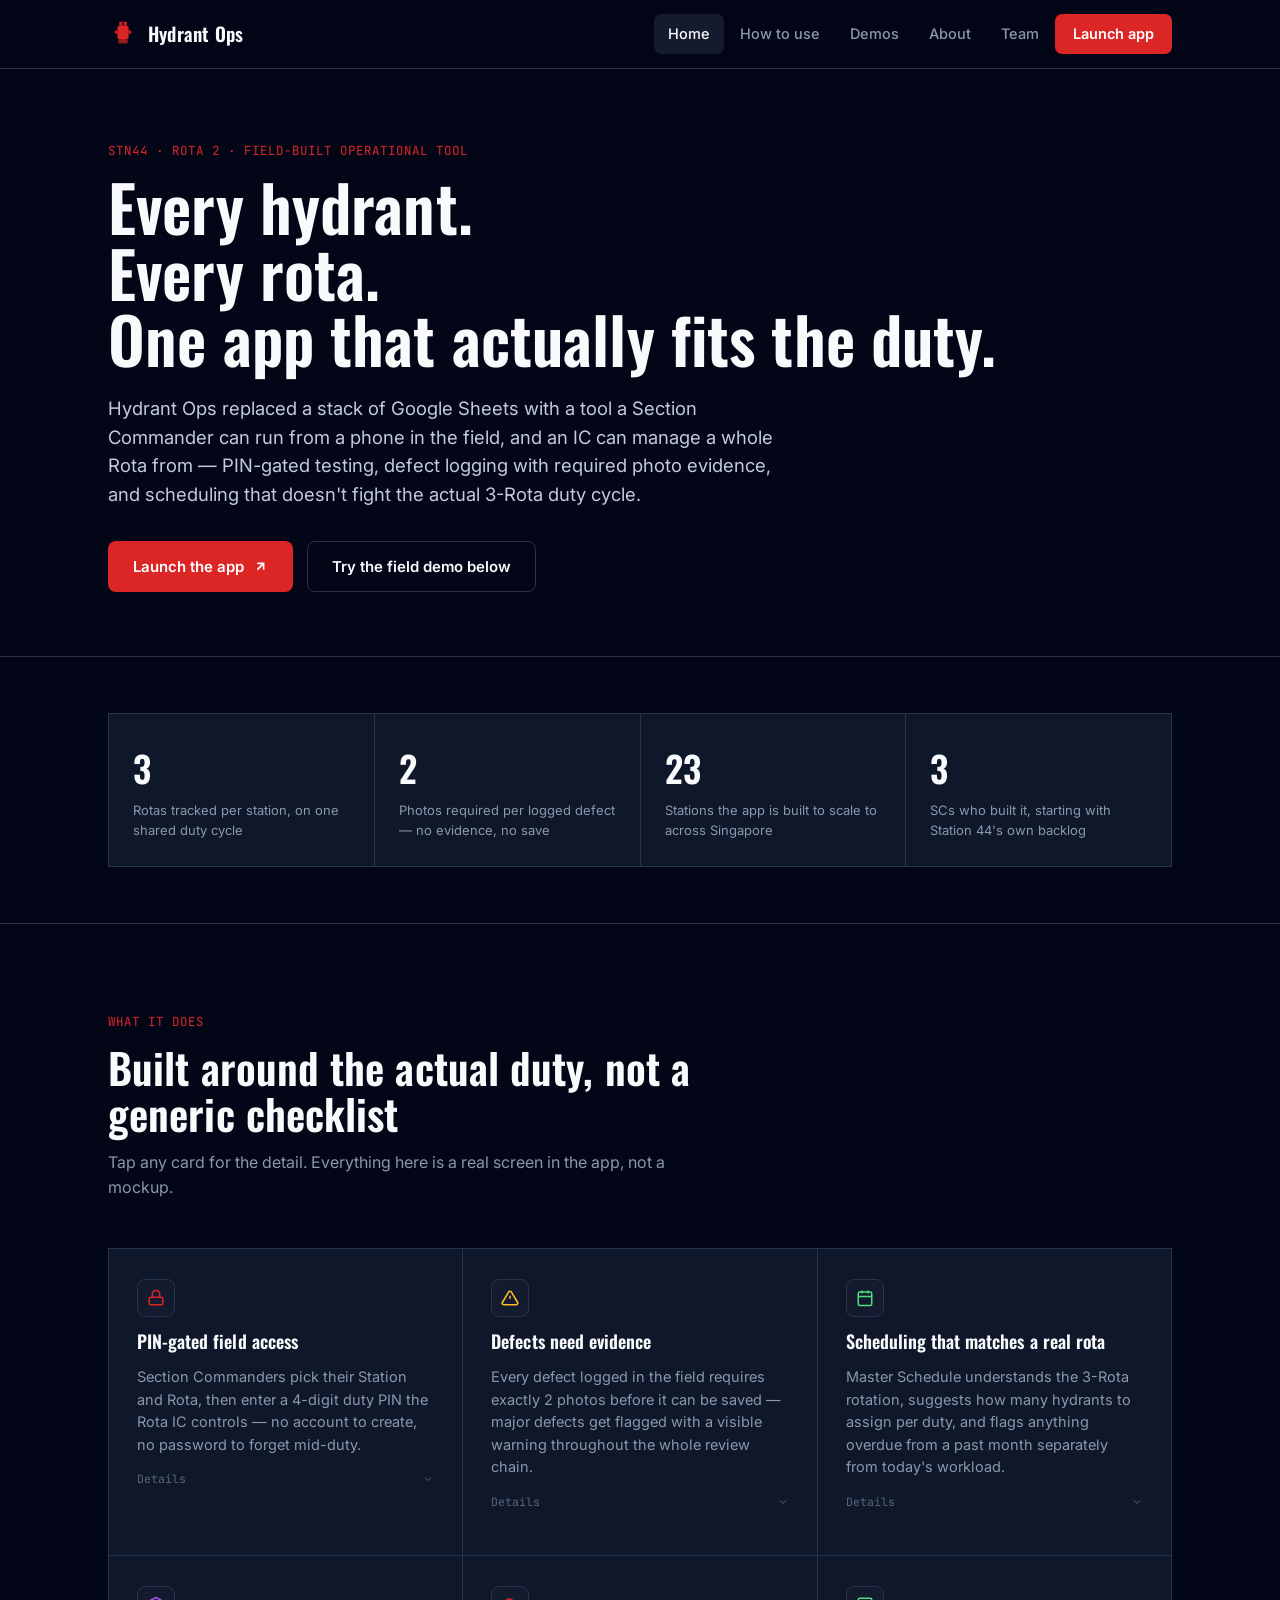
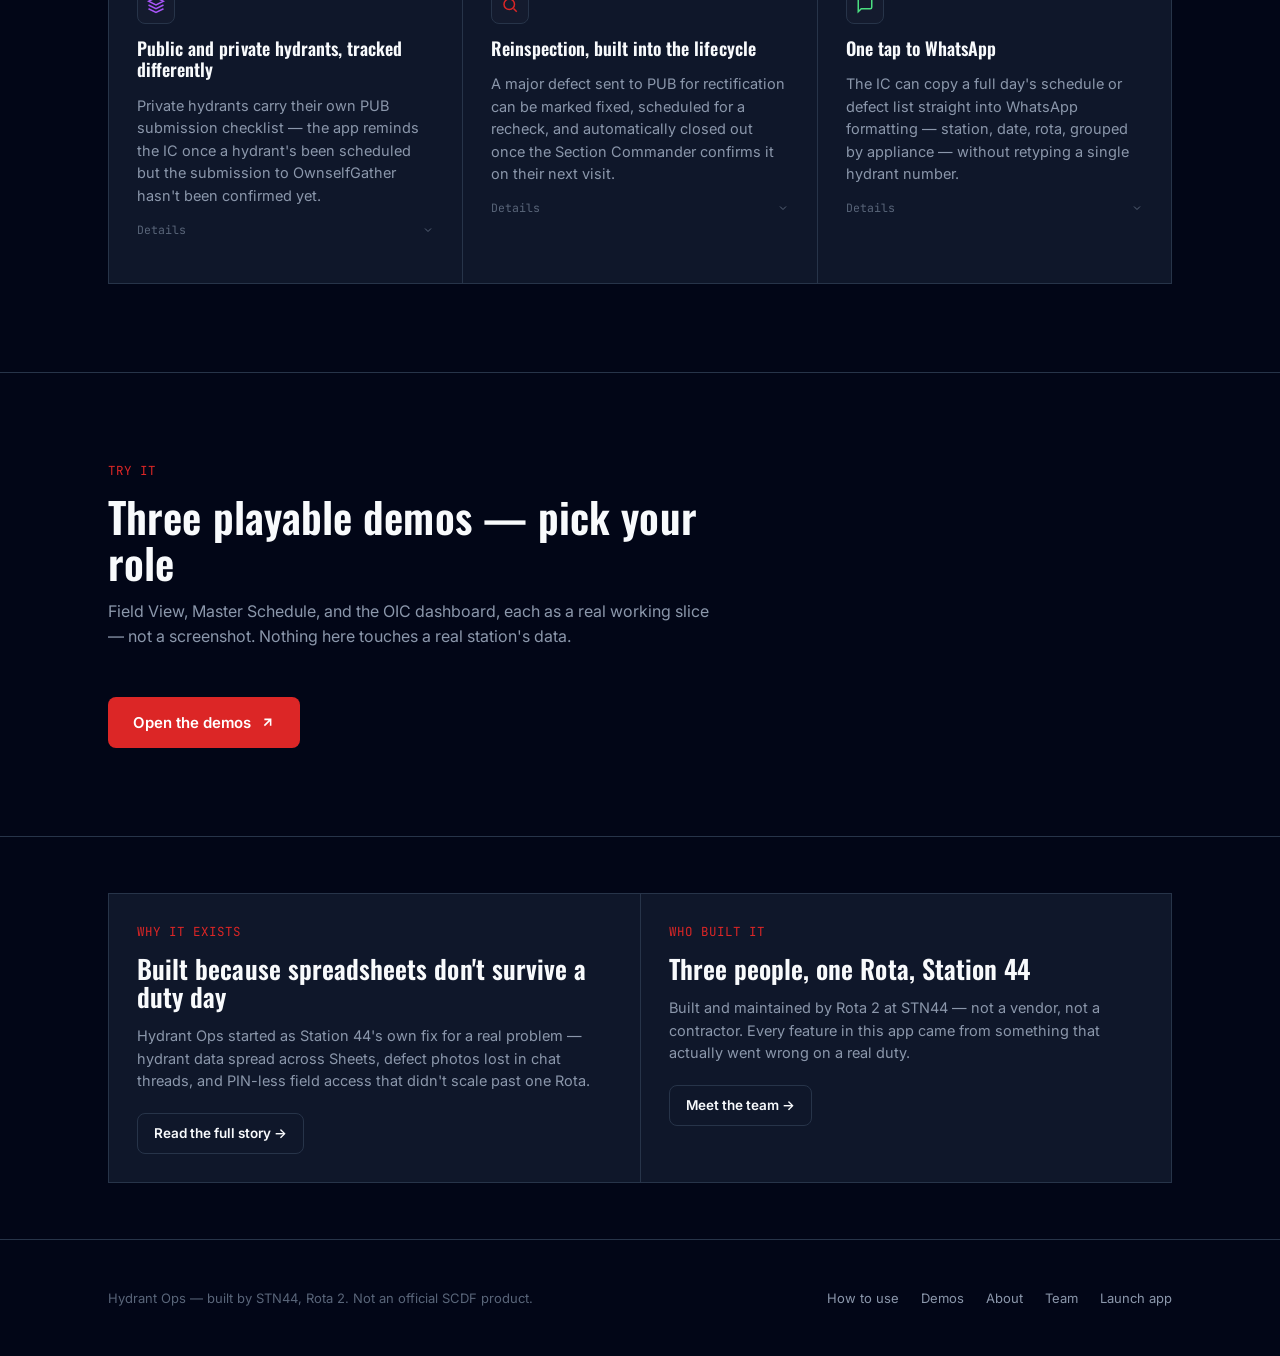
<file: index.html>
<!DOCTYPE html>
<html lang="en">
<head>
<meta charset="UTF-8">
<meta name="viewport" content="width=device-width, initial-scale=1">
<title>Hydrant Ops — Fire hydrant inspection, run from your phone</title>
<meta name="description" content="Hydrant Ops is the fire hydrant inspection system built by SCDF Station 44, Rota 2 — field testing, defect tracking, and scheduling in one tool.">
<link rel="icon" href="data:image/svg+xml,<svg xmlns=%22http://www.w3.org/2000/svg%22 viewBox=%220 0 64 64%22><rect x=%2224%22 y=%226%22 width=%2216%22 height=%228%22 rx=%222%22 fill=%22%23dc2626%22/><rect x=%2220%22 y=%2214%22 width=%2224%22 height=%2230%22 rx=%226%22 fill=%22%23dc2626%22/></svg>">
<link rel="stylesheet" href="styles.css">
</head>
<body>

<nav class="site-nav">
  <div class="wrap">
    <a href="index.html" class="nav-brand">
      <svg class="mark" viewBox="0 0 64 64" fill="none"><rect x="24" y="6" width="16" height="8" rx="2" fill="#dc2626"/><rect x="20" y="14" width="24" height="30" rx="6" fill="#dc2626"/><rect x="14" y="24" width="8" height="8" rx="3" fill="#b91c1c"/><rect x="42" y="24" width="8" height="8" rx="3" fill="#b91c1c"/><rect x="22" y="44" width="20" height="8" rx="2" fill="#991b1b"/><circle cx="32" cy="10" r="3" fill="#450a0a"/></svg>
      Hydrant Ops
    </a>
    <div class="nav-links">
      <a href="index.html" class="current">Home</a>
      <a href="how-to-use.html">How to use</a>
      <a href="demos.html">Demos</a>
      <a href="about.html">About</a>
      <a href="team.html">Team</a>
      <a href="https://heyhydrant.netlify.app" class="nav-cta" target="_blank" rel="noopener">Launch app</a>
    </div>
    <button class="nav-toggle" aria-label="Menu">
      <svg width="18" height="18" viewBox="0 0 24 24" fill="none" stroke="currentColor" stroke-width="2"><line x1="3" y1="6" x2="21" y2="6"/><line x1="3" y1="12" x2="21" y2="12"/><line x1="3" y1="18" x2="21" y2="18"/></svg>
    </button>
  </div>
</nav>

<!-- HERO -->
<section class="tight" style="padding-top:72px; padding-bottom:64px;">
  <div class="wrap">
    <p class="eyebrow">STN44 · ROTA 2 · FIELD-BUILT OPERATIONAL TOOL</p>
    <h1>Every hydrant.<br>Every rota.<br>One app that actually fits the duty.</h1>
    <p class="lede" style="margin-top:22px;">Hydrant Ops replaced a stack of Google Sheets with a tool a Section Commander can run from a phone in the field, and an IC can manage a whole Rota from — PIN-gated testing, defect logging with required photo evidence, and scheduling that doesn't fight the actual 3-Rota duty cycle.</p>
    <div style="display:flex; gap:14px; margin-top:32px; flex-wrap:wrap;">
      <a href="https://heyhydrant.netlify.app" class="btn btn-primary" target="_blank" rel="noopener">
        Launch the app
        <svg width="15" height="15" viewBox="0 0 24 24" fill="none" stroke="currentColor" stroke-width="2.5"><path d="M7 17 17 7M7 7h10v10"/></svg>
      </a>
      <a href="#demo" class="btn btn-ghost">Try the field demo below</a>
    </div>
  </div>
</section>

<!-- STATS -->
<section class="tight">
  <div class="wrap">
    <div class="stat-strip">
      <div class="stat-cell"><div class="stat-num">3</div><div class="stat-label">Rotas tracked per station, on one shared duty cycle</div></div>
      <div class="stat-cell"><div class="stat-num">2</div><div class="stat-label">Photos required per logged defect — no evidence, no save</div></div>
      <div class="stat-cell"><div class="stat-num">23</div><div class="stat-label">Stations the app is built to scale to across Singapore</div></div>
      <div class="stat-cell"><div class="stat-num">3</div><div class="stat-label">SCs who built it, starting with Station 44's own backlog</div></div>
    </div>
  </div>
</section>

<!-- FEATURES -->
<section id="features">
  <div class="wrap">
    <div class="section-head">
      <p class="eyebrow">WHAT IT DOES</p>
      <h2>Built around the actual duty, not a generic checklist</h2>
      <p style="margin-top:14px;">Tap any card for the detail. Everything here is a real screen in the app, not a mockup.</p>
    </div>

    <div class="grid-3">
      <div class="feature-card expandable">
        <div class="icon-tag"><svg width="18" height="18" viewBox="0 0 24 24" fill="none" stroke="#dc2626" stroke-width="2"><rect x="3" y="11" width="18" height="10" rx="2"/><path d="M7 11V7a5 5 0 0 1 10 0v4"/></svg></div>
        <h3>PIN-gated field access</h3>
        <p>Section Commanders pick their Station and Rota, then enter a 4-digit duty PIN the Rota IC controls — no account to create, no password to forget mid-duty.</p>
        <div class="expand-row">Details<svg width="12" height="12" viewBox="0 0 24 24" fill="none" stroke="currentColor" stroke-width="2"><path d="M6 9l6 6 6-6"/></svg></div>
        <div class="detail">Once unlocked, the device stays signed in for the day. The PIN is scoped per Rota, so Rota 1's commanders never see Rota 2's duty list, and the IC can change it anytime from Settings.</div>
      </div>

      <div class="feature-card expandable">
        <div class="icon-tag"><svg width="18" height="18" viewBox="0 0 24 24" fill="none" stroke="#fbbf24" stroke-width="2"><path d="M12 9v4M12 17h.01"/><path d="M10.3 3.9 1.8 18a2 2 0 0 0 1.7 3h17a2 2 0 0 0 1.7-3L13.7 3.9a2 2 0 0 0-3.4 0z"/></svg></div>
        <h3>Defects need evidence</h3>
        <p>Every defect logged in the field requires exactly 2 photos before it can be saved — major defects get flagged with a visible warning throughout the whole review chain.</p>
        <div class="expand-row">Details<svg width="12" height="12" viewBox="0 0 24 24" fill="none" stroke="currentColor" stroke-width="2"><path d="M6 9l6 6 6-6"/></svg></div>
        <div class="detail">A hydrant can carry up to 6 defects in one visit. The IC declares each one individually — major or minor — and once declared, it's locked permanently into the Overall Log.</div>
      </div>

      <div class="feature-card expandable">
        <div class="icon-tag"><svg width="18" height="18" viewBox="0 0 24 24" fill="none" stroke="#4ade80" stroke-width="2"><rect x="3" y="4" width="18" height="18" rx="2"/><path d="M16 2v4M8 2v4M3 10h18"/></svg></div>
        <h3>Scheduling that matches a real rota</h3>
        <p>Master Schedule understands the 3-Rota rotation, suggests how many hydrants to assign per duty, and flags anything overdue from a past month separately from today's workload.</p>
        <div class="expand-row">Details<svg width="12" height="12" viewBox="0 0 24 24" fill="none" stroke="currentColor" stroke-width="2"><path d="M6 9l6 6 6-6"/></svg></div>
        <div class="detail">Overdue means a hydrant's target month has passed and it still isn't complete — scheduling it doesn't clear the flag, only an actual completed inspection does.</div>
      </div>

      <div class="feature-card expandable">
        <div class="icon-tag"><svg width="18" height="18" viewBox="0 0 24 24" fill="none" stroke="#a855f7" stroke-width="2"><path d="M12 2 2 7l10 5 10-5-10-5zM2 17l10 5 10-5M2 12l10 5 10-5"/></svg></div>
        <h3>Public and private hydrants, tracked differently</h3>
        <p>Private hydrants carry their own PUB submission checklist — the app reminds the IC once a hydrant's been scheduled but the submission to OwnselfGather hasn't been confirmed yet.</p>
        <div class="expand-row">Details<svg width="12" height="12" viewBox="0 0 24 24" fill="none" stroke="currentColor" stroke-width="2"><path d="M6 9l6 6 6-6"/></svg></div>
        <div class="detail">It's a checklist, not an automation — the IC still submits the real form themselves, and just ticks it off here once it's done, so nothing is double-submitted or forgotten.</div>
      </div>

      <div class="feature-card expandable">
        <div class="icon-tag"><svg width="18" height="18" viewBox="0 0 24 24" fill="none" stroke="#dc2626" stroke-width="2"><circle cx="11" cy="11" r="7"/><path d="M21 21l-4.3-4.3"/></svg></div>
        <h3>Reinspection, built into the lifecycle</h3>
        <p>A major defect sent to PUB for rectification can be marked fixed, scheduled for a recheck, and automatically closed out once the Section Commander confirms it on their next visit.</p>
        <div class="expand-row">Details<svg width="12" height="12" viewBox="0 0 24 24" fill="none" stroke="currentColor" stroke-width="2"><path d="M6 9l6 6 6-6"/></svg></div>
        <div class="detail">Marking a hydrant rectified never silently changes its real completion status — the "Inspection completed" toggle stays off until the recheck genuinely happens.</div>
      </div>

      <div class="feature-card expandable">
        <div class="icon-tag"><svg width="18" height="18" viewBox="0 0 24 24" fill="none" stroke="#4ade80" stroke-width="2"><path d="M21 15a2 2 0 0 1-2 2H7l-4 4V5a2 2 0 0 1 2-2h14a2 2 0 0 1 2 2z"/></svg></div>
        <h3>One tap to WhatsApp</h3>
        <p>The IC can copy a full day's schedule or defect list straight into WhatsApp formatting — station, date, rota, grouped by appliance — without retyping a single hydrant number.</p>
        <div class="expand-row">Details<svg width="12" height="12" viewBox="0 0 24 24" fill="none" stroke="currentColor" stroke-width="2"><path d="M6 9l6 6 6-6"/></svg></div>
        <div class="detail">The OIC gets a monthly summary version too — hydrants tested per Rota, major and minor defect counts, ready to paste into a station report.</div>
      </div>
    </div>
  </div>
</section>

<!-- DEMO TEASER -->
<section id="demo">
  <div class="wrap">
    <div class="section-head">
      <p class="eyebrow">TRY IT</p>
      <h2>Three playable demos — pick your role</h2>
      <p style="margin-top:14px;">Field View, Master Schedule, and the OIC dashboard, each as a real working slice — not a screenshot. Nothing here touches a real station's data.</p>
    </div>
    <a href="demos.html" class="btn btn-primary">
      Open the demos
      <svg width="15" height="15" viewBox="0 0 24 24" fill="none" stroke="currentColor" stroke-width="2.5"><path d="M7 17 17 7M7 7h10v10"/></svg>
    </a>
  </div>
</section>

<!-- ORIGIN TEASER -->
<section class="tight">
  <div class="wrap">
    <div class="grid-2">
      <div class="cell">
        <p class="eyebrow">WHY IT EXISTS</p>
        <h2 style="font-size:26px;">Built because spreadsheets don't survive a duty day</h2>
        <p style="margin-top:14px; font-size:14.5px;">Hydrant Ops started as Station 44's own fix for a real problem — hydrant data spread across Sheets, defect photos lost in chat threads, and PIN-less field access that didn't scale past one Rota.</p>
        <a href="about.html" class="btn btn-ghost btn-sm" style="margin-top:20px;">Read the full story →</a>
      </div>
      <div class="cell">
        <p class="eyebrow">WHO BUILT IT</p>
        <h2 style="font-size:26px;">Three people, one Rota, Station 44</h2>
        <p style="margin-top:14px; font-size:14.5px;">Built and maintained by Rota 2 at STN44 — not a vendor, not a contractor. Every feature in this app came from something that actually went wrong on a real duty.</p>
        <a href="team.html" class="btn btn-ghost btn-sm" style="margin-top:20px;">Meet the team →</a>
      </div>
    </div>
  </div>
</section>

<footer>
  <div class="wrap">
    <p>Hydrant Ops — built by STN44, Rota 2. Not an official SCDF product.</p>
    <div class="foot-links">
      <a href="how-to-use.html">How to use</a>
      <a href="demos.html">Demos</a>
      <a href="about.html">About</a>
      <a href="team.html">Team</a>
      <a href="https://heyhydrant.netlify.app" target="_blank" rel="noopener">Launch app</a>
    </div>
  </div>
</footer>

<script src="site.js"></script>
</body>
</html>
</file>
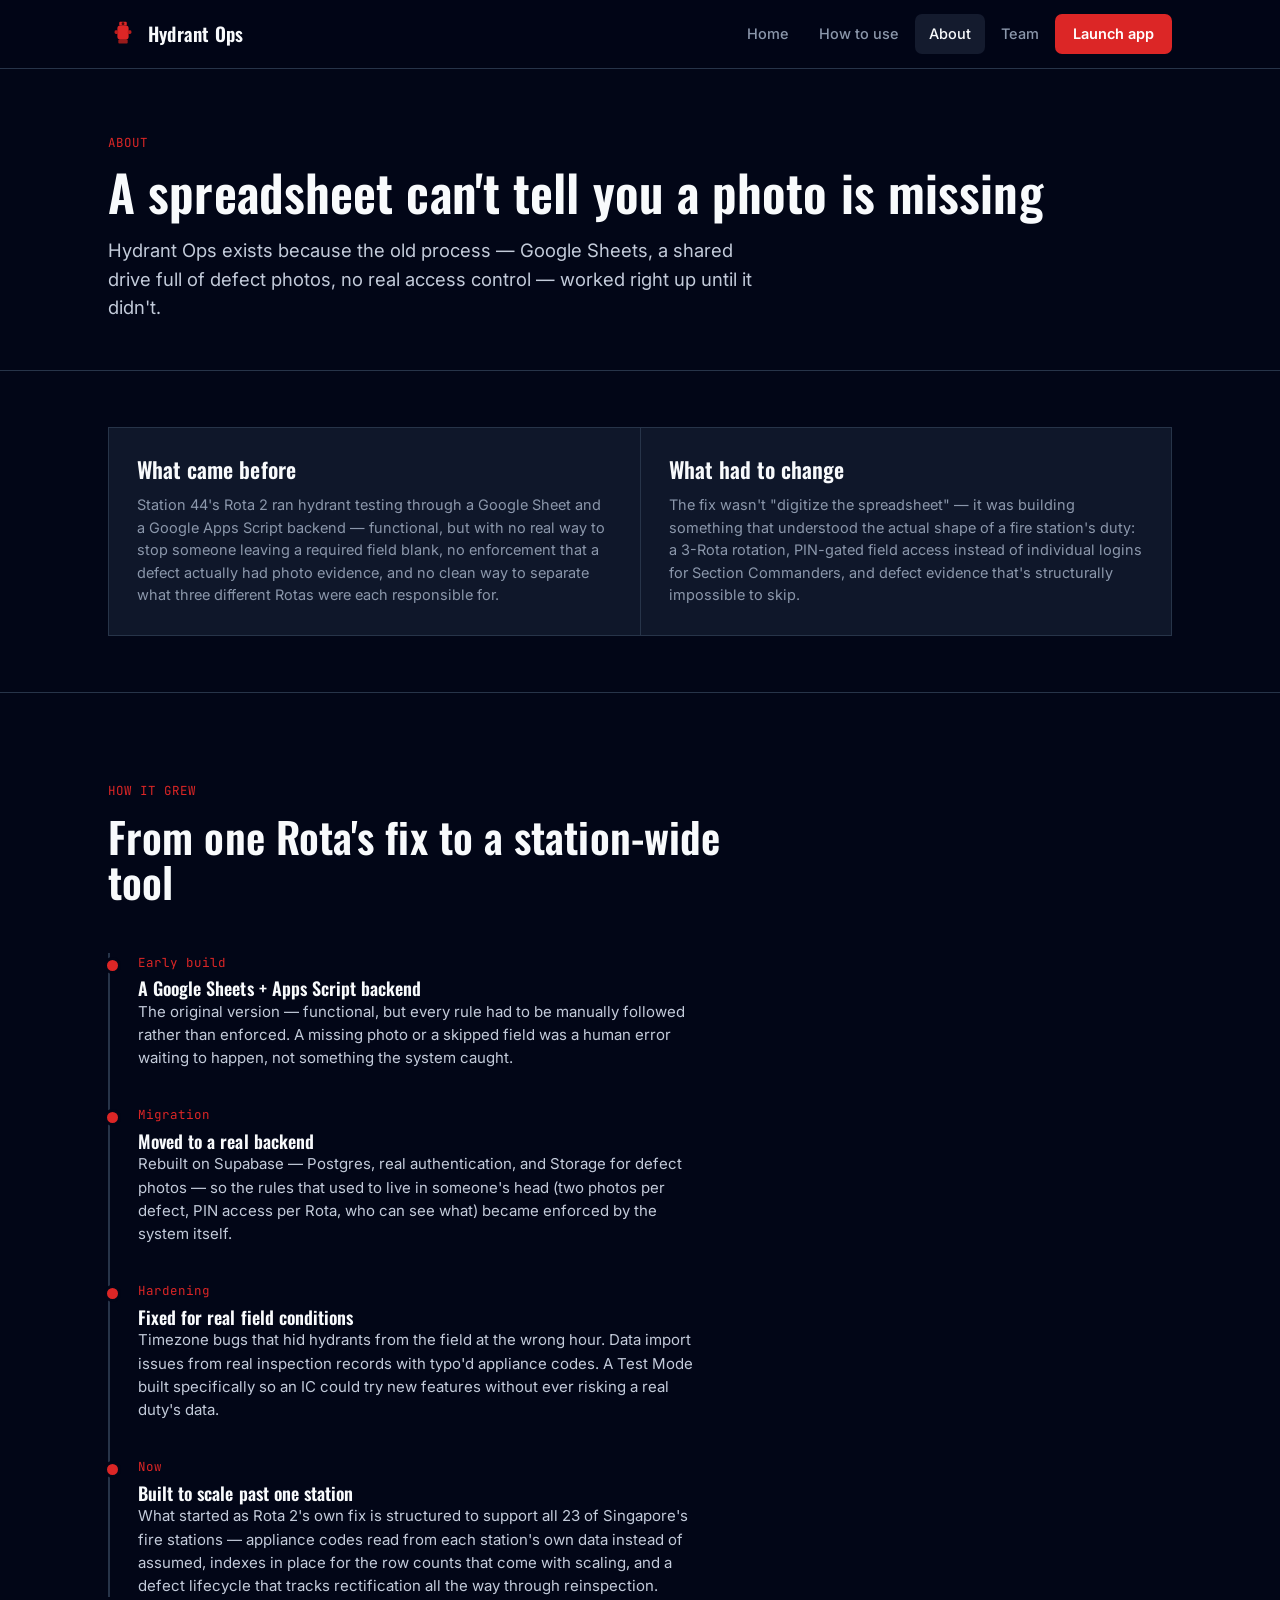
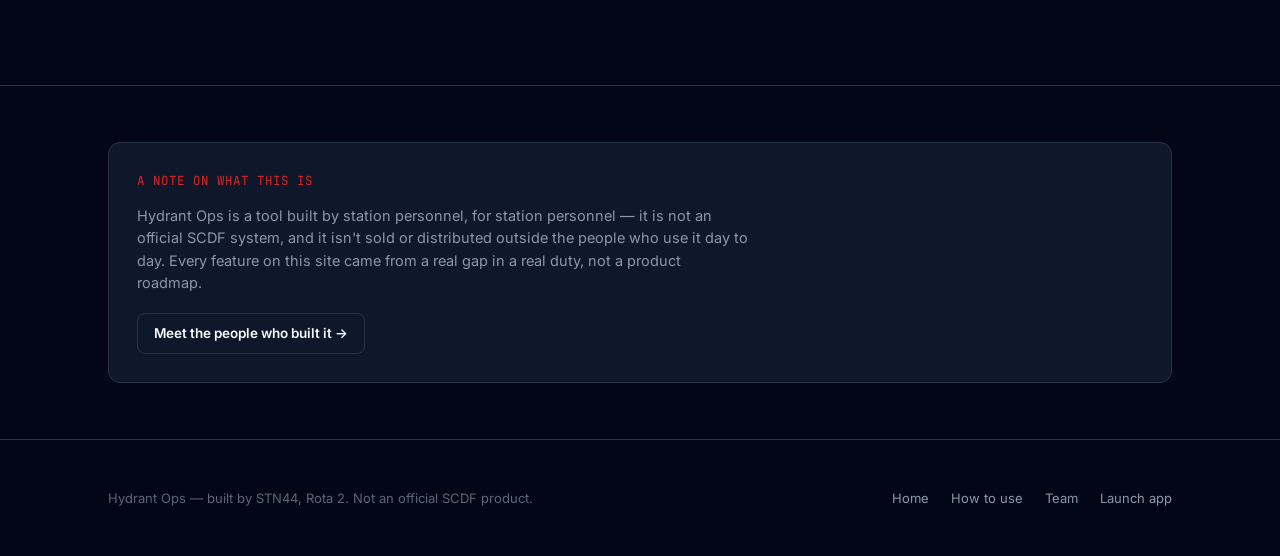
<file: about.html>
<!DOCTYPE html>
<html lang="en">
<head>
<meta charset="UTF-8">
<meta name="viewport" content="width=device-width, initial-scale=1">
<title>About — Hydrant Ops</title>
<meta name="description" content="Why Hydrant Ops was built — the story of replacing Google Sheets with a real field tool for SCDF Station 44.">
<link rel="icon" href="data:image/svg+xml,<svg xmlns=%22http://www.w3.org/2000/svg%22 viewBox=%220 0 64 64%22><rect x=%2224%22 y=%226%22 width=%2216%22 height=%228%22 rx=%222%22 fill=%22%23dc2626%22/><rect x=%2220%22 y=%2214%22 width=%2224%22 height=%2230%22 rx=%226%22 fill=%22%23dc2626%22/></svg>">
<link rel="stylesheet" href="styles.css">
</head>
<body>

<nav class="site-nav">
  <div class="wrap">
    <a href="index.html" class="nav-brand">
      <svg class="mark" viewBox="0 0 64 64" fill="none"><rect x="24" y="6" width="16" height="8" rx="2" fill="#dc2626"/><rect x="20" y="14" width="24" height="30" rx="6" fill="#dc2626"/><rect x="14" y="24" width="8" height="8" rx="3" fill="#b91c1c"/><rect x="42" y="24" width="8" height="8" rx="3" fill="#b91c1c"/><rect x="22" y="44" width="20" height="8" rx="2" fill="#991b1b"/><circle cx="32" cy="10" r="3" fill="#450a0a"/></svg>
      Hydrant Ops
    </a>
    <div class="nav-links">
      <a href="index.html">Home</a>
      <a href="how-to-use.html">How to use</a>
      <a href="about.html" class="current">About</a>
      <a href="team.html">Team</a>
      <a href="https://heyhydrant.netlify.app" class="nav-cta" target="_blank" rel="noopener">Launch app</a>
    </div>
    <button class="nav-toggle" aria-label="Menu">
      <svg width="18" height="18" viewBox="0 0 24 24" fill="none" stroke="currentColor" stroke-width="2"><line x1="3" y1="6" x2="21" y2="6"/><line x1="3" y1="12" x2="21" y2="12"/><line x1="3" y1="18" x2="21" y2="18"/></svg>
    </button>
  </div>
</nav>

<section class="tight" style="padding-top:64px; padding-bottom:48px;">
  <div class="wrap">
    <p class="eyebrow">ABOUT</p>
    <h1 style="font-size:clamp(32px,5vw,50px);">A spreadsheet can't tell you a photo is missing</h1>
    <p class="lede" style="margin-top:18px;">Hydrant Ops exists because the old process — Google Sheets, a shared drive full of defect photos, no real access control — worked right up until it didn't.</p>
  </div>
</section>

<section class="tight">
  <div class="wrap">
    <div class="grid-2">
      <div class="cell">
        <h3>What came before</h3>
        <p style="margin-top:12px; font-size:14.5px;">Station 44's Rota 2 ran hydrant testing through a Google Sheet and a Google Apps Script backend — functional, but with no real way to stop someone leaving a required field blank, no enforcement that a defect actually had photo evidence, and no clean way to separate what three different Rotas were each responsible for.</p>
      </div>
      <div class="cell">
        <h3>What had to change</h3>
        <p style="margin-top:12px; font-size:14.5px;">The fix wasn't "digitize the spreadsheet" — it was building something that understood the actual shape of a fire station's duty: a 3-Rota rotation, PIN-gated field access instead of individual logins for Section Commanders, and defect evidence that's structurally impossible to skip.</p>
      </div>
    </div>
  </div>
</section>

<section>
  <div class="wrap">
    <div class="section-head">
      <p class="eyebrow">HOW IT GREW</p>
      <h2>From one Rota's fix to a station-wide tool</h2>
    </div>

    <div class="timeline">
      <div class="timeline-item">
        <p class="tl-date">Early build</p>
        <h3 style="font-size:18px;">A Google Sheets + Apps Script backend</h3>
        <p>The original version — functional, but every rule had to be manually followed rather than enforced. A missing photo or a skipped field was a human error waiting to happen, not something the system caught.</p>
      </div>
      <div class="timeline-item">
        <p class="tl-date">Migration</p>
        <h3 style="font-size:18px;">Moved to a real backend</h3>
        <p>Rebuilt on Supabase — Postgres, real authentication, and Storage for defect photos — so the rules that used to live in someone's head (two photos per defect, PIN access per Rota, who can see what) became enforced by the system itself.</p>
      </div>
      <div class="timeline-item">
        <p class="tl-date">Hardening</p>
        <h3 style="font-size:18px;">Fixed for real field conditions</h3>
        <p>Timezone bugs that hid hydrants from the field at the wrong hour. Data import issues from real inspection records with typo'd appliance codes. A Test Mode built specifically so an IC could try new features without ever risking a real duty's data.</p>
      </div>
      <div class="timeline-item">
        <p class="tl-date">Now</p>
        <h3 style="font-size:18px;">Built to scale past one station</h3>
        <p>What started as Rota 2's own fix is structured to support all 23 of Singapore's fire stations — appliance codes read from each station's own data instead of assumed, indexes in place for the row counts that come with scaling, and a defect lifecycle that tracks rectification all the way through reinspection.</p>
      </div>
    </div>
  </div>
</section>

<section class="tight">
  <div class="wrap">
    <div class="cell" style="border:1px solid var(--line); border-radius:12px;">
      <p class="eyebrow">A NOTE ON WHAT THIS IS</p>
      <p style="font-size:14.5px; max-width:68ch;">Hydrant Ops is a tool built by station personnel, for station personnel — it is not an official SCDF system, and it isn't sold or distributed outside the people who use it day to day. Every feature on this site came from a real gap in a real duty, not a product roadmap.</p>
      <a href="team.html" class="btn btn-ghost btn-sm" style="margin-top:18px;">Meet the people who built it →</a>
    </div>
  </div>
</section>

<footer>
  <div class="wrap">
    <p>Hydrant Ops — built by STN44, Rota 2. Not an official SCDF product.</p>
    <div class="foot-links">
      <a href="index.html">Home</a>
      <a href="how-to-use.html">How to use</a>
      <a href="team.html">Team</a>
      <a href="https://heyhydrant.netlify.app" target="_blank" rel="noopener">Launch app</a>
    </div>
  </div>
</footer>

<script src="site.js"></script>
</body>
</html>
</file>
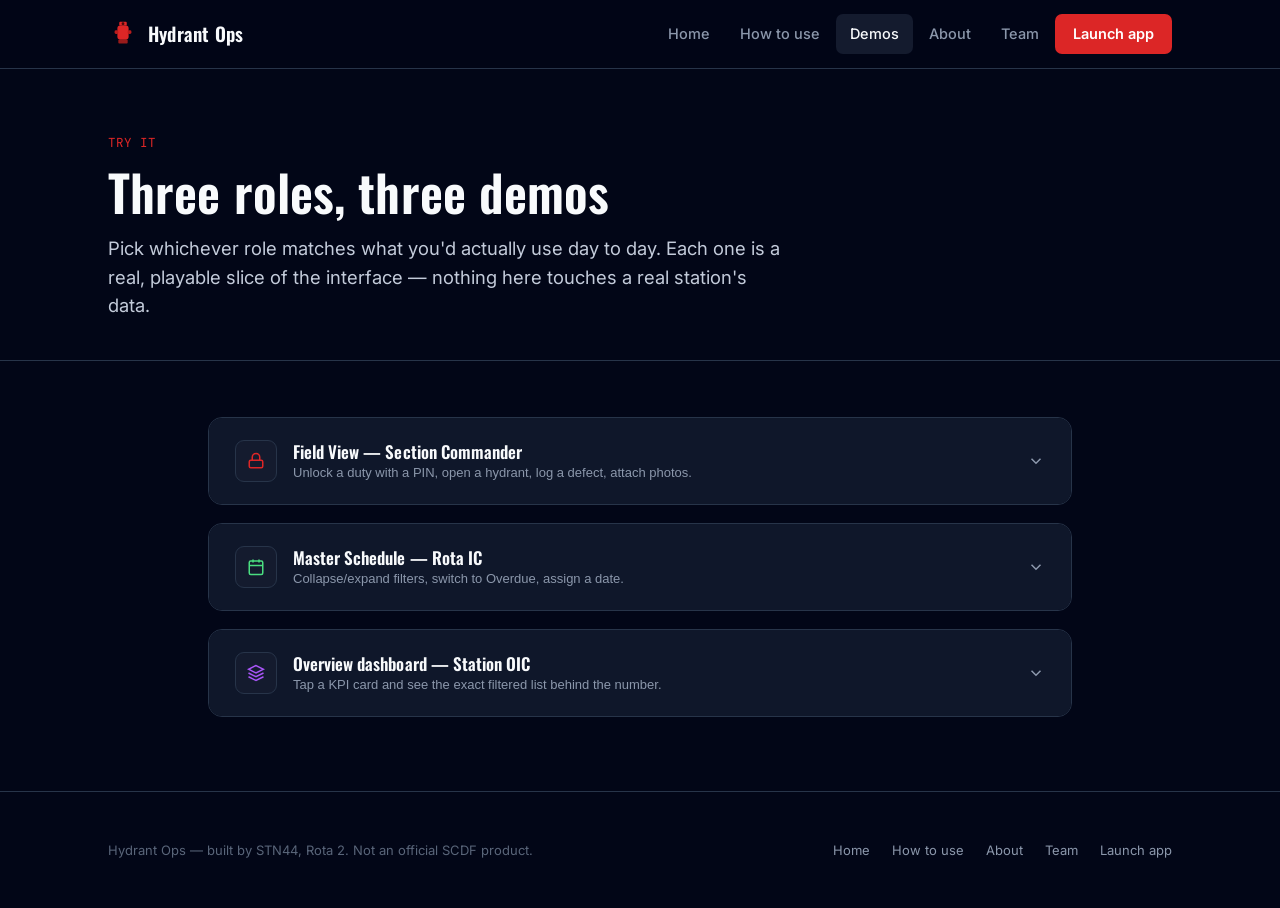
<file: demos.html>
<!DOCTYPE html>
<html lang="en">
<head>
<meta charset="UTF-8">
<meta name="viewport" content="width=device-width, initial-scale=1">
<title>Try the demos — Hydrant Ops</title>
<meta name="description" content="Three playable demos of Hydrant Ops — Field View, Rota IC, and Station OIC. Pick which one to try.">
<link rel="icon" href="data:image/svg+xml,<svg xmlns=%22http://www.w3.org/2000/svg%22 viewBox=%220 0 64 64%22><rect x=%2224%22 y=%226%22 width=%2216%22 height=%228%22 rx=%222%22 fill=%22%23dc2626%22/><rect x=%2220%22 y=%2214%22 width=%2224%22 height=%2230%22 rx=%226%22 fill=%22%23dc2626%22/></svg>">
<link rel="stylesheet" href="styles.css">
<style>
  .demo-accordion { border: 1px solid var(--line); border-radius: 14px; overflow: hidden; margin-bottom: 18px; }
  .demo-accordion-head {
    width: 100%; display: flex; align-items: center; justify-content: space-between; gap: 16px;
    background: var(--panel); border: none; padding: 22px 26px; cursor: pointer; text-align: left;
  }
  .demo-accordion-head:hover { background: var(--panel-raised); }
  .demo-accordion-head .meta { display: flex; align-items: center; gap: 16px; }
  .demo-accordion-head .icon-tag { width: 42px; height: 42px; border-radius: 9px; display: flex; align-items: center; justify-content: center; background: var(--panel-raised); border: 1px solid var(--line); flex-shrink: 0; }
  .demo-accordion-head h3 { font-size: 17px; margin-bottom: 3px; }
  .demo-accordion-head p { font-size: 13px; margin: 0; }
  .demo-accordion-head .chevron { transition: transform 0.25s; flex-shrink: 0; color: var(--muted); }
  .demo-accordion.open .chevron { transform: rotate(180deg); }
  .demo-accordion-body { max-height: 0; overflow: hidden; transition: max-height 0.35s ease; }
  .demo-accordion.open .demo-accordion-body { max-height: 900px; }
  .demo-accordion-inner { padding: 0 26px 26px; }

  .demo-screen { width: 260px; min-height: 420px; padding: 18px; }
</style>
</head>
<body>

<nav class="site-nav">
  <div class="wrap">
    <a href="index.html" class="nav-brand">
      <svg class="mark" viewBox="0 0 64 64" fill="none"><rect x="24" y="6" width="16" height="8" rx="2" fill="#dc2626"/><rect x="20" y="14" width="24" height="30" rx="6" fill="#dc2626"/><rect x="14" y="24" width="8" height="8" rx="3" fill="#b91c1c"/><rect x="42" y="24" width="8" height="8" rx="3" fill="#b91c1c"/><rect x="22" y="44" width="20" height="8" rx="2" fill="#991b1b"/><circle cx="32" cy="10" r="3" fill="#450a0a"/></svg>
      Hydrant Ops
    </a>
    <div class="nav-links">
      <a href="index.html">Home</a>
      <a href="how-to-use.html">How to use</a>
      <a href="demos.html" class="current">Demos</a>
      <a href="about.html">About</a>
      <a href="team.html">Team</a>
      <a href="https://heyhydrant.netlify.app" class="nav-cta" target="_blank" rel="noopener">Launch app</a>
    </div>
    <button class="nav-toggle" aria-label="Menu">
      <svg width="18" height="18" viewBox="0 0 24 24" fill="none" stroke="currentColor" stroke-width="2"><line x1="3" y1="6" x2="21" y2="6"/><line x1="3" y1="12" x2="21" y2="12"/><line x1="3" y1="18" x2="21" y2="18"/></svg>
    </button>
  </div>
</nav>

<section class="tight" style="padding-top:64px; padding-bottom:40px;">
  <div class="wrap">
    <p class="eyebrow">TRY IT</p>
    <h1 style="font-size:clamp(32px,5vw,50px);">Three roles, three demos</h1>
    <p class="lede" style="margin-top:16px;">Pick whichever role matches what you'd actually use day to day. Each one is a real, playable slice of the interface — nothing here touches a real station's data.</p>
  </div>
</section>

<section class="tight">
  <div class="wrap" style="max-width:920px;">

    <!-- DEMO 1: Field View -->
    <div class="demo-accordion" id="acc-field">
      <button class="demo-accordion-head" data-target="field">
        <div class="meta">
          <div class="icon-tag"><svg width="18" height="18" viewBox="0 0 24 24" fill="none" stroke="#dc2626" stroke-width="2"><rect x="3" y="11" width="18" height="10" rx="2"/><path d="M7 11V7a5 5 0 0 1 10 0v4"/></svg></div>
          <div>
            <h3>Field View — Section Commander</h3>
            <p>Unlock a duty with a PIN, open a hydrant, log a defect, attach photos.</p>
          </div>
        </div>
        <svg class="chevron" width="18" height="18" viewBox="0 0 24 24" fill="none" stroke="currentColor" stroke-width="2"><path d="M6 9l6 6 6-6"/></svg>
      </button>
      <div class="demo-accordion-body">
        <div class="demo-accordion-inner">
          <div id="demo-field" class="demo-shell" style="margin-top:4px;">
            <div class="demo-topbar"><span class="demo-dot"></span><span class="demo-dot"></span><span class="demo-dot"></span><span style="margin-left:10px;">heyhydrant.netlify.app — field-view</span></div>
            <div class="demo-body">
              <div class="demo-phone-col"><div class="phone-frame"><div class="phone-screen demo-screen"></div></div></div>
              <div class="demo-narrative-col">
                <h3 class="demo-step-title">Step 1</h3>
                <p class="demo-step-text" style="margin-top:10px; font-size:14.5px;"></p>
                <div style="margin-top:22px;"><button class="btn btn-ghost btn-sm demo-restart">Restart demo</button></div>
                <p style="margin-top:26px; font-size:12.5px; color:var(--muted-dim);">Sample PIN: 6767.</p>
              </div>
            </div>
          </div>
        </div>
      </div>
    </div>

    <!-- DEMO 2: Rota IC -->
    <div class="demo-accordion" id="acc-ic">
      <button class="demo-accordion-head" data-target="ic">
        <div class="meta">
          <div class="icon-tag"><svg width="18" height="18" viewBox="0 0 24 24" fill="none" stroke="#4ade80" stroke-width="2"><rect x="3" y="4" width="18" height="18" rx="2"/><path d="M16 2v4M8 2v4M3 10h18"/></svg></div>
          <div>
            <h3>Master Schedule — Rota IC</h3>
            <p>Collapse/expand filters, switch to Overdue, assign a date.</p>
          </div>
        </div>
        <svg class="chevron" width="18" height="18" viewBox="0 0 24 24" fill="none" stroke="currentColor" stroke-width="2"><path d="M6 9l6 6 6-6"/></svg>
      </button>
      <div class="demo-accordion-body">
        <div class="demo-accordion-inner">
          <div id="demo-ic" class="demo-shell" style="margin-top:4px;">
            <div class="demo-topbar"><span class="demo-dot"></span><span class="demo-dot"></span><span class="demo-dot"></span><span style="margin-left:10px;">heyhydrant.netlify.app — master-schedule</span></div>
            <div class="demo-body">
              <div class="demo-phone-col"><div class="phone-frame"><div class="phone-screen demo-screen"></div></div></div>
              <div class="demo-narrative-col">
                <h3 class="demo-step-title">Step 1</h3>
                <p class="demo-step-text" style="margin-top:10px; font-size:14.5px;"></p>
                <div style="margin-top:22px;"><button class="btn btn-ghost btn-sm demo-restart">Restart demo</button></div>
                <p style="margin-top:26px; font-size:12.5px; color:var(--muted-dim);">Overdue hydrants here are sample data — scheduling doesn't complete them, only marking them tested does, same as the real app.</p>
              </div>
            </div>
          </div>
        </div>
      </div>
    </div>

    <!-- DEMO 3: Station OIC -->
    <div class="demo-accordion" id="acc-oic">
      <button class="demo-accordion-head" data-target="oic">
        <div class="meta">
          <div class="icon-tag"><svg width="18" height="18" viewBox="0 0 24 24" fill="none" stroke="#a855f7" stroke-width="2"><path d="M12 2 2 7l10 5 10-5-10-5zM2 17l10 5 10-5M2 12l10 5 10-5"/></svg></div>
          <div>
            <h3>Overview dashboard — Station OIC</h3>
            <p>Tap a KPI card and see the exact filtered list behind the number.</p>
          </div>
        </div>
        <svg class="chevron" width="18" height="18" viewBox="0 0 24 24" fill="none" stroke="currentColor" stroke-width="2"><path d="M6 9l6 6 6-6"/></svg>
      </button>
      <div class="demo-accordion-body">
        <div class="demo-accordion-inner">
          <div id="demo-oic" class="demo-shell" style="margin-top:4px;">
            <div class="demo-topbar"><span class="demo-dot"></span><span class="demo-dot"></span><span class="demo-dot"></span><span style="margin-left:10px;">heyhydrant.netlify.app — oic-overview</span></div>
            <div class="demo-body">
              <div class="demo-phone-col"><div class="phone-frame"><div class="phone-screen demo-screen"></div></div></div>
              <div class="demo-narrative-col">
                <h3 class="demo-step-title">Step 1</h3>
                <p class="demo-step-text" style="margin-top:10px; font-size:14.5px;"></p>
                <div style="margin-top:22px;"><button class="btn btn-ghost btn-sm demo-restart">Restart demo</button></div>
                <p style="margin-top:26px; font-size:12.5px; color:var(--muted-dim);">This dashboard is station-wide — all 3 Rotas at once, not scoped to one.</p>
              </div>
            </div>
          </div>
        </div>
      </div>
    </div>

  </div>
</section>

<footer>
  <div class="wrap">
    <p>Hydrant Ops — built by STN44, Rota 2. Not an official SCDF product.</p>
    <div class="foot-links">
      <a href="index.html">Home</a>
      <a href="how-to-use.html">How to use</a>
      <a href="about.html">About</a>
      <a href="team.html">Team</a>
      <a href="https://heyhydrant.netlify.app" target="_blank" rel="noopener">Launch app</a>
    </div>
  </div>
</footer>

<script src="site.js"></script>
<script src="demos-engine.js"></script>
<script>
  const mounted = { field: false, ic: false, oic: false };
  const mountFns = { field: mountFieldViewDemo, ic: mountRotaICDemo, oic: mountOICDemo };

  document.querySelectorAll('.demo-accordion-head').forEach((head) => {
    head.addEventListener('click', () => {
      const acc = head.closest('.demo-accordion');
      const key = head.dataset.target;
      const wasOpen = acc.classList.contains('open');
      document.querySelectorAll('.demo-accordion.open').forEach((a) => { if (a !== acc) a.classList.remove('open'); });
      acc.classList.toggle('open', !wasOpen);
      if (!wasOpen && !mounted[key]) {
        mountFns[key]('demo-' + key);
        mounted[key] = true;
      }
    });
  });
</script>
</body>
</html>
</file>
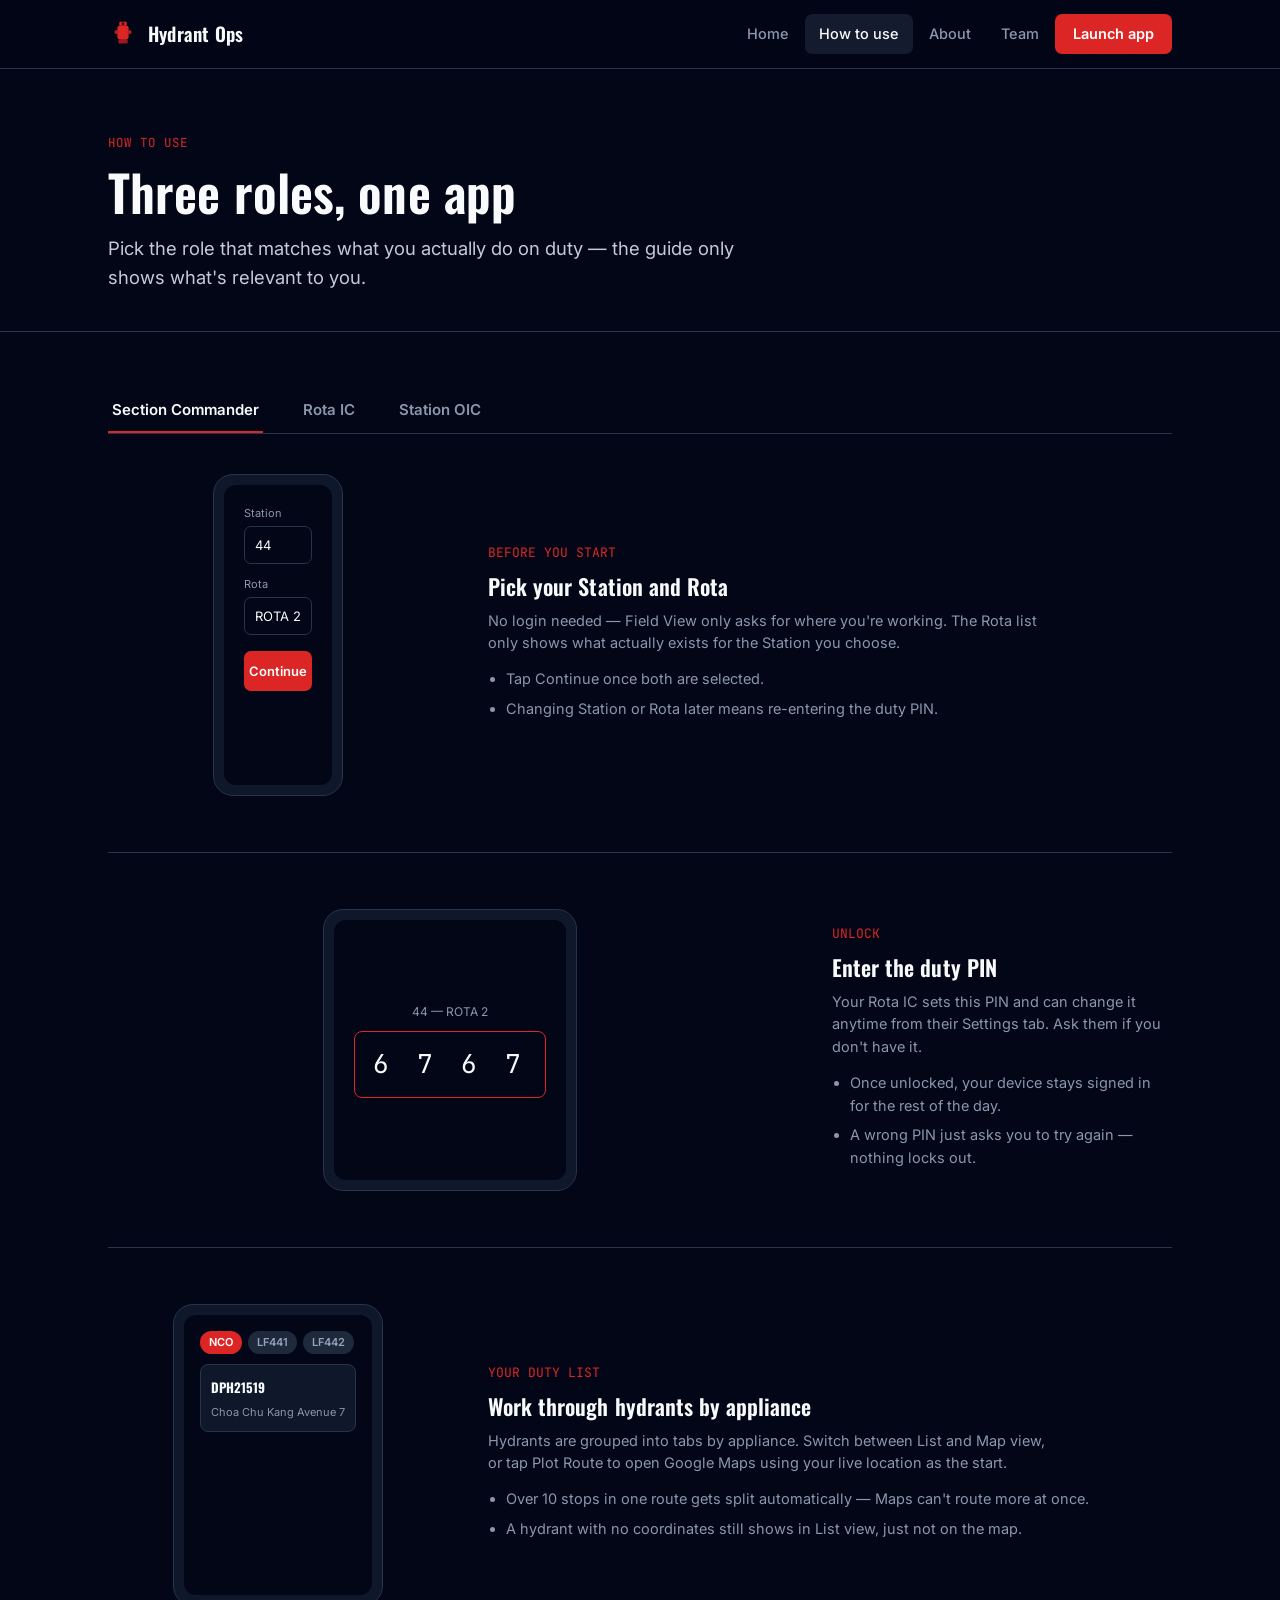
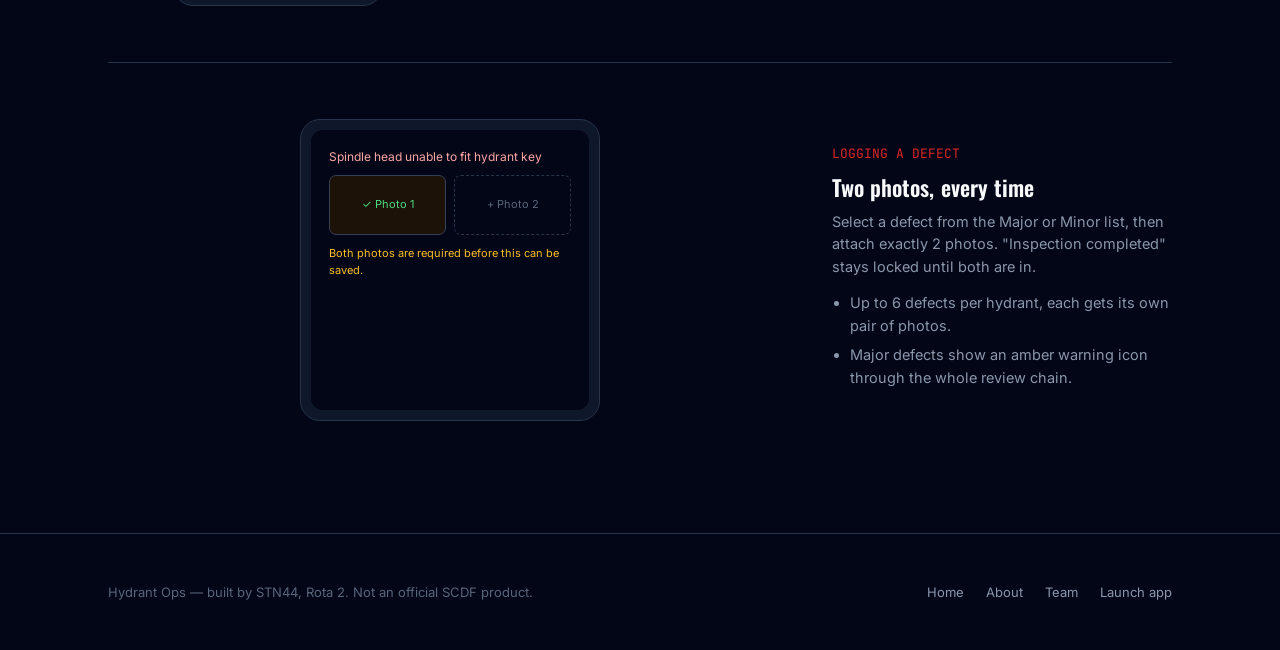
<file: how-to-use.html>
<!DOCTYPE html>
<html lang="en">
<head>
<meta charset="UTF-8">
<meta name="viewport" content="width=device-width, initial-scale=1">
<title>How to use — Hydrant Ops</title>
<meta name="description" content="A role-by-role guide to Hydrant Ops: Section Commander field testing, Rota IC scheduling, and Station OIC oversight.">
<link rel="icon" href="data:image/svg+xml,<svg xmlns=%22http://www.w3.org/2000/svg%22 viewBox=%220 0 64 64%22><rect x=%2224%22 y=%226%22 width=%2216%22 height=%228%22 rx=%222%22 fill=%22%23dc2626%22/><rect x=%2220%22 y=%2214%22 width=%2224%22 height=%2230%22 rx=%226%22 fill=%22%23dc2626%22/></svg>">
<link rel="stylesheet" href="styles.css">
</head>
<body>

<nav class="site-nav">
  <div class="wrap">
    <a href="index.html" class="nav-brand">
      <svg class="mark" viewBox="0 0 64 64" fill="none"><rect x="24" y="6" width="16" height="8" rx="2" fill="#dc2626"/><rect x="20" y="14" width="24" height="30" rx="6" fill="#dc2626"/><rect x="14" y="24" width="8" height="8" rx="3" fill="#b91c1c"/><rect x="42" y="24" width="8" height="8" rx="3" fill="#b91c1c"/><rect x="22" y="44" width="20" height="8" rx="2" fill="#991b1b"/><circle cx="32" cy="10" r="3" fill="#450a0a"/></svg>
      Hydrant Ops
    </a>
    <div class="nav-links">
      <a href="index.html">Home</a>
      <a href="how-to-use.html" class="current">How to use</a>
      <a href="about.html">About</a>
      <a href="team.html">Team</a>
      <a href="https://heyhydrant.netlify.app" class="nav-cta" target="_blank" rel="noopener">Launch app</a>
    </div>
    <button class="nav-toggle" aria-label="Menu">
      <svg width="18" height="18" viewBox="0 0 24 24" fill="none" stroke="currentColor" stroke-width="2"><line x1="3" y1="6" x2="21" y2="6"/><line x1="3" y1="12" x2="21" y2="12"/><line x1="3" y1="18" x2="21" y2="18"/></svg>
    </button>
  </div>
</nav>

<section class="tight" style="padding-top:64px; padding-bottom:40px;">
  <div class="wrap">
    <p class="eyebrow">HOW TO USE</p>
    <h1 style="font-size:clamp(32px,5vw,50px);">Three roles, one app</h1>
    <p class="lede" style="margin-top:16px;">Pick the role that matches what you actually do on duty — the guide only shows what's relevant to you.</p>
  </div>
</section>

<section class="tight">
  <div class="wrap">
    <div class="role-tabs" data-group="role">
      <button class="role-tab active" data-group="role" data-panel="commander">Section Commander</button>
      <button class="role-tab" data-group="role" data-panel="ic">Rota IC</button>
      <button class="role-tab" data-group="role" data-panel="oic">Station OIC</button>
    </div>

    <!-- SECTION COMMANDER -->
    <div class="role-panel active" data-group="role" data-panel="commander">
      <div class="guide-step">
        <div class="phone-frame" style="margin:0 auto;">
          <div class="phone-screen" style="padding:20px; min-height:300px;">
            <p style="font-size:11px;color:#8b97ab;margin:0 0 4px;">Station</p>
            <div style="height:38px;border:1px solid #273449;border-radius:7px;background:#020617;display:flex;align-items:center;padding:0 10px;font-size:13px;color:#f8fafc;margin-bottom:12px;">44</div>
            <p style="font-size:11px;color:#8b97ab;margin:0 0 4px;">Rota</p>
            <div style="height:38px;border:1px solid #273449;border-radius:7px;background:#020617;display:flex;align-items:center;padding:0 10px;font-size:13px;color:#f8fafc;margin-bottom:16px;">ROTA 2</div>
            <div style="height:40px;background:#dc2626;border-radius:7px;display:flex;align-items:center;justify-content:center;color:#fff;font-size:13px;font-weight:600;">Continue</div>
          </div>
        </div>
        <div>
          <p class="tag-num">BEFORE YOU START</p>
          <h3>Pick your Station and Rota</h3>
          <p style="margin-top:10px; font-size:14.5px;">No login needed — Field View only asks for where you're working. The Rota list only shows what actually exists for the Station you choose.</p>
          <ul>
            <li>Tap Continue once both are selected.</li>
            <li>Changing Station or Rota later means re-entering the duty PIN.</li>
          </ul>
        </div>
      </div>

      <div class="guide-step reverse">
        <div>
          <p class="tag-num">UNLOCK</p>
          <h3>Enter the duty PIN</h3>
          <p style="margin-top:10px; font-size:14.5px;">Your Rota IC sets this PIN and can change it anytime from their Settings tab. Ask them if you don't have it.</p>
          <ul>
            <li>Once unlocked, your device stays signed in for the rest of the day.</li>
            <li>A wrong PIN just asks you to try again — nothing locks out.</li>
          </ul>
        </div>
        <div class="phone-frame" style="margin:0 auto;">
          <div class="phone-screen" style="padding:20px; min-height:260px; display:flex; flex-direction:column; align-items:center; justify-content:center;">
            <p style="font-size:12px;color:#8b97ab;margin:0 0 10px;">44 — ROTA 2</p>
            <div style="font-family:'JetBrains Mono',monospace;font-size:26px;letter-spacing:6px;color:#f8fafc;border:1.5px solid #dc2626;border-radius:8px;padding:12px 18px;">6 7 6 7</div>
          </div>
        </div>
      </div>

      <div class="guide-step">
        <div class="phone-frame" style="margin:0 auto;">
          <div class="phone-screen" style="padding:16px; min-height:280px;">
            <div style="display:flex;gap:6px;margin-bottom:10px;">
              <span class="badge badge-red" style="background:#dc2626;color:#fff;">NCO</span>
              <span class="badge" style="background:#1e293b;color:#94a3b8;">LF441</span>
              <span class="badge" style="background:#1e293b;color:#94a3b8;">LF442</span>
            </div>
            <div style="border:1px solid #273449;border-radius:8px;background:#0f172a;padding:10px;">
              <strong style="font-family:Oswald,sans-serif;font-size:13px;color:#f8fafc;">DPH21519</strong>
              <p style="margin:4px 0 0;font-size:11px;color:#8b97ab;">Choa Chu Kang Avenue 7</p>
            </div>
          </div>
        </div>
        <div>
          <p class="tag-num">YOUR DUTY LIST</p>
          <h3>Work through hydrants by appliance</h3>
          <p style="margin-top:10px; font-size:14.5px;">Hydrants are grouped into tabs by appliance. Switch between List and Map view, or tap Plot Route to open Google Maps using your live location as the start.</p>
          <ul>
            <li>Over 10 stops in one route gets split automatically — Maps can't route more at once.</li>
            <li>A hydrant with no coordinates still shows in List view, just not on the map.</li>
          </ul>
        </div>
      </div>

      <div class="guide-step reverse">
        <div>
          <p class="tag-num">LOGGING A DEFECT</p>
          <h3>Two photos, every time</h3>
          <p style="margin-top:10px; font-size:14.5px;">Select a defect from the Major or Minor list, then attach exactly 2 photos. "Inspection completed" stays locked until both are in.</p>
          <ul>
            <li>Up to 6 defects per hydrant, each gets its own pair of photos.</li>
            <li>Major defects show an amber warning icon through the whole review chain.</li>
          </ul>
        </div>
        <div class="phone-frame" style="margin:0 auto;">
          <div class="phone-screen" style="padding:18px; min-height:280px;">
            <p style="font-size:12px;color:#fca5a5;margin:0 0 8px;">Spindle head unable to fit hydrant key</p>
            <div style="display:flex;gap:8px;">
              <div style="flex:1;height:60px;border:1px solid #334155;border-radius:7px;background:#1c1207;display:flex;align-items:center;justify-content:center;font-size:11px;color:#4ade80;">✓ Photo 1</div>
              <div style="flex:1;height:60px;border:1px dashed #273449;border-radius:7px;display:flex;align-items:center;justify-content:center;font-size:11px;color:#596579;">+ Photo 2</div>
            </div>
            <p style="font-size:11px;color:#fbbf24;margin-top:10px;">Both photos are required before this can be saved.</p>
          </div>
        </div>
      </div>
    </div>

    <!-- ROTA IC -->
    <div class="role-panel" data-group="role" data-panel="ic">
      <div class="guide-step">
        <div class="phone-frame" style="margin:0 auto;">
          <div class="phone-screen" style="padding:16px; min-height:260px;">
            <p style="font-size:11px;color:#8b97ab;margin:0 0 8px;">14 due this month — suggested: <strong style="color:#f8fafc;">3</strong></p>
            <div style="background:#052e16;border:1px solid #166534;border-radius:7px;padding:8px 10px;font-size:11px;color:#4ade80;">✓ Enough assigned</div>
          </div>
        </div>
        <div>
          <p class="tag-num">MASTER SCHEDULE</p>
          <h3>Assign the right number, not a guess</h3>
          <p style="margin-top:10px; font-size:14.5px;">The quota card shows how many hydrants are due this month and suggests how many to assign per duty to stay on pace — scoped to today, not whatever's scheduled for later this month.</p>
          <ul>
            <li>Filters collapse into one panel — tap Filters to reveal This month / All hydrants / Overdue, status, and search.</li>
            <li>Overdue means a past month's target wasn't completed — scheduling alone doesn't clear it.</li>
          </ul>
        </div>
      </div>

      <div class="guide-step reverse">
        <div>
          <p class="tag-num">DEFECT LOG</p>
          <h3>Declare, then it's permanent</h3>
          <p style="margin-top:10px; font-size:14.5px;">Every defect — major or minor — gets its own row with a two-step "Declare form submitted" confirm, gated by 2 photos, before it locks into the Overall Log.</p>
          <ul>
            <li>Rectified major defects get their own section: mark rectified, then schedule a reinspection date.</li>
            <li>A rectified-but-unreinspected hydrant won't silently show as completed.</li>
          </ul>
        </div>
        <div class="phone-frame" style="margin:0 auto;">
          <div class="phone-screen" style="padding:16px; min-height:220px;">
            <div style="border:1px solid #7f1d1d;background:#1c0a0a;border-radius:8px;padding:10px;">
              <strong style="font-size:12px;color:#fca5a5;">MAJOR — DPH21519</strong>
              <div style="height:34px;background:#dc2626;border-radius:6px;margin-top:10px;display:flex;align-items:center;justify-content:center;font-size:11px;color:#fff;">Declare form submitted</div>
            </div>
          </div>
        </div>
      </div>

      <div class="guide-step">
        <div class="phone-frame" style="margin:0 auto;">
          <div class="phone-screen" style="padding:16px; min-height:200px; display:flex; flex-direction:column; justify-content:center; gap:8px;">
            <div style="height:36px;border:1px solid #273449;border-radius:7px;background:#020617;display:flex;align-items:center;padding:0 10px;font-size:11px;color:#8b97ab;">📋 Copy Schedule for WhatsApp</div>
            <div style="height:36px;border:1px solid #273449;border-radius:7px;background:#020617;display:flex;align-items:center;padding:0 10px;font-size:11px;color:#8b97ab;">📋 Copy Monthly Summary</div>
          </div>
        </div>
        <div>
          <p class="tag-num">REPORTING</p>
          <h3>Nothing retyped by hand</h3>
          <p style="margin-top:10px; font-size:14.5px;">Pick a duty date and copy the whole day's schedule, grouped by appliance, formatted ready for WhatsApp — or the hydrant number and address of a single hydrant for quick reference.</p>
        </div>
      </div>
    </div>

    <!-- STATION OIC -->
    <div class="role-panel" data-group="role" data-panel="oic">
      <div class="guide-step">
        <div class="phone-frame" style="margin:0 auto;">
          <div class="phone-screen" style="padding:16px; min-height:220px;">
            <div style="display:grid;grid-template-columns:1fr 1fr;gap:6px;">
              <div style="background:#0f172a;border:1px solid #273449;border-radius:7px;padding:10px;"><div style="font-size:18px;font-family:Oswald,sans-serif;color:#f8fafc;">142/420</div><div style="font-size:10px;color:#8b97ab;">Hydrants tested</div></div>
              <div style="background:#0f172a;border:1px solid #273449;border-radius:7px;padding:10px;"><div style="font-size:18px;font-family:Oswald,sans-serif;color:#f87171;">8</div><div style="font-size:10px;color:#8b97ab;">Overdue</div></div>
            </div>
          </div>
        </div>
        <div>
          <p class="tag-num">OVERVIEW</p>
          <h3>Every KPI is clickable</h3>
          <p style="margin-top:10px; font-size:14.5px;">Tap Pending, Overdue, or Open defects to open the exact filtered list behind that number — no separate screen to dig through.</p>
          <ul>
            <li>Overdue uses the same definition as the Rota IC's view — past month, not completed.</li>
            <li>All tallies start from October 2026 onward, excluding the app's September test period.</li>
          </ul>
        </div>
      </div>

      <div class="guide-step reverse">
        <div>
          <p class="tag-num">STATION-WIDE</p>
          <h3>See across all 3 Rotas at once</h3>
          <p style="margin-top:10px; font-size:14.5px;">The OIC dashboard isn't scoped to one Rota — Overview, Defects Log, and Photo Gallery all span the whole station, so nothing requires checking three separate logins.</p>
        </div>
        <div class="phone-frame" style="margin:0 auto;">
          <div class="phone-screen" style="padding:16px; min-height:200px;">
            <div style="display:flex;gap:6px;">
              <span class="badge" style="background:#dc2626;color:#fff;">Overview</span>
              <span class="badge" style="background:#1e293b;color:#94a3b8;">Defects Log</span>
              <span class="badge" style="background:#1e293b;color:#94a3b8;">Photo Gallery</span>
            </div>
          </div>
        </div>
      </div>
    </div>
  </div>
</section>

<footer>
  <div class="wrap">
    <p>Hydrant Ops — built by STN44, Rota 2. Not an official SCDF product.</p>
    <div class="foot-links">
      <a href="index.html">Home</a>
      <a href="about.html">About</a>
      <a href="team.html">Team</a>
      <a href="https://heyhydrant.netlify.app" target="_blank" rel="noopener">Launch app</a>
    </div>
  </div>
</footer>

<script src="site.js"></script>
</body>
</html>
</file>
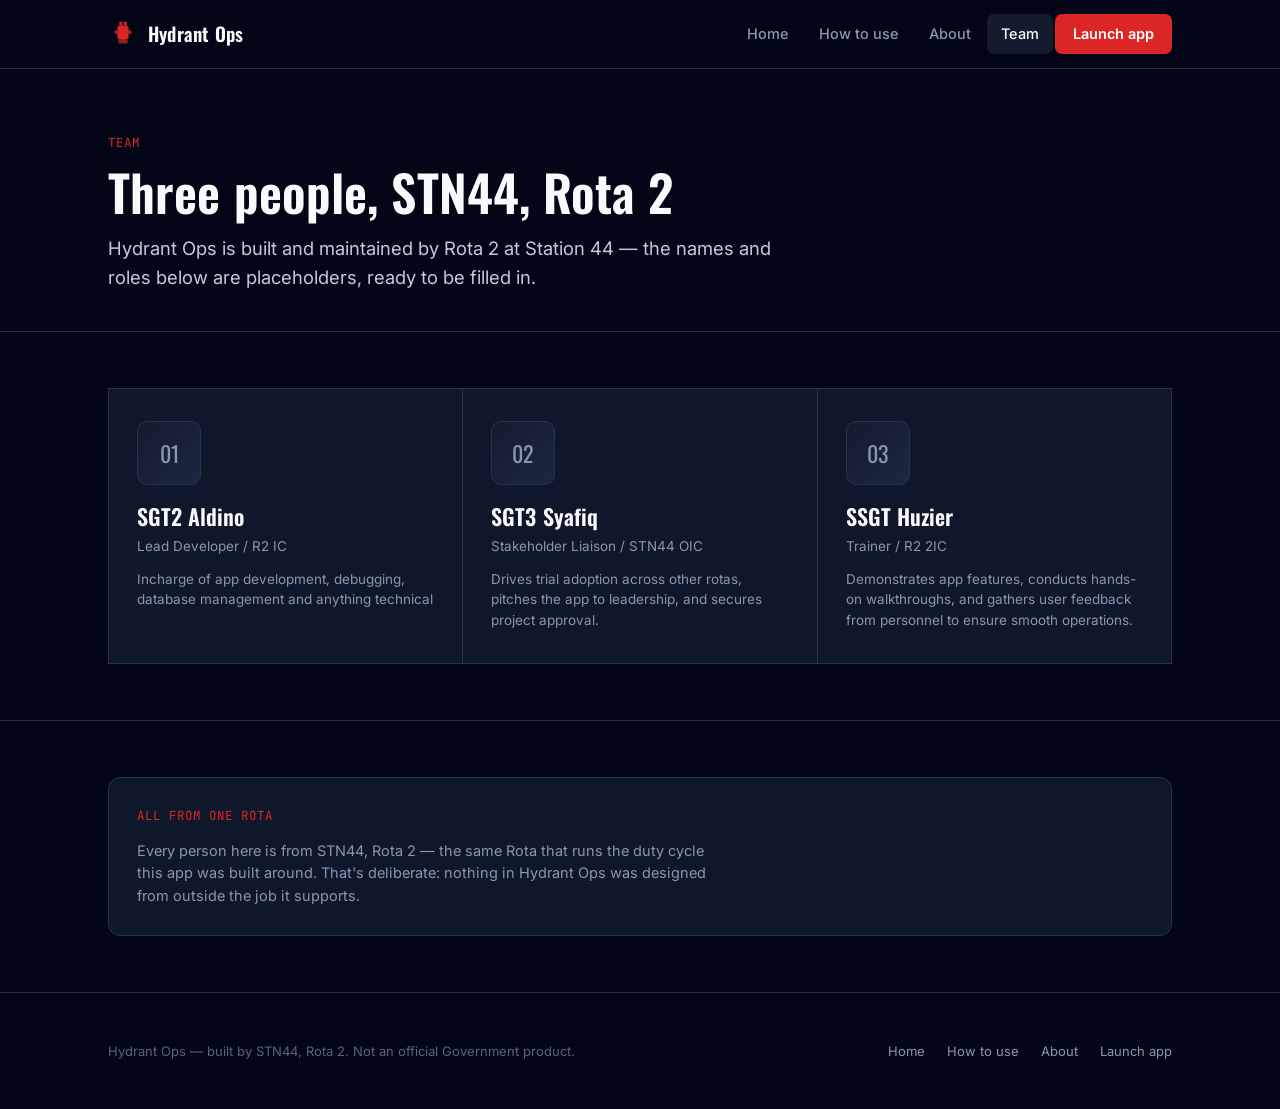
<file: team.html>
<!DOCTYPE html>
<html lang="en">
<head>
<meta charset="UTF-8">
<meta name="viewport" content="width=device-width, initial-scale=1">
<title>Team — Hydrant Ops</title>
<meta name="description" content="The team behind Hydrant Ops — STN44, Rota 2.">
<link rel="icon" href="data:image/svg+xml,<svg xmlns=%22http://www.w3.org/2000/svg%22 viewBox=%220 0 64 64%22><rect x=%2224%22 y=%226%22 width=%2216%22 height=%228%22 rx=%222%22 fill=%22%23dc2626%22/><rect x=%2220%22 y=%2214%22 width=%2224%22 height=%2230%22 rx=%226%22 fill=%22%23dc2626%22/></svg>">
<link rel="stylesheet" href="styles.css">
<style>
  .team-card { background: var(--panel); padding: 32px 28px; }
  .avatar {
    width: 64px; height: 64px; border-radius: 10px;
    background: linear-gradient(135deg, var(--panel-raised), #1c2740);
    border: 1px solid var(--line);
    display: flex; align-items: center; justify-content: center;
    font-family: var(--display); font-size: 22px; color: var(--muted);
    margin-bottom: 18px;
  }
  .edit-note {
    font-family: var(--mono); font-size: 11px; color: var(--amber);
    background: #451a03; border: 1px dashed #92400e; border-radius: 6px;
    padding: 6px 10px; margin-top: 14px; display: inline-block;
  }
</style>
</head>
<body>

<nav class="site-nav">
  <div class="wrap">
    <a href="index.html" class="nav-brand">
      <svg class="mark" viewBox="0 0 64 64" fill="none"><rect x="24" y="6" width="16" height="8" rx="2" fill="#dc2626"/><rect x="20" y="14" width="24" height="30" rx="6" fill="#dc2626"/><rect x="14" y="24" width="8" height="8" rx="3" fill="#b91c1c"/><rect x="42" y="24" width="8" height="8" rx="3" fill="#b91c1c"/><rect x="22" y="44" width="20" height="8" rx="2" fill="#991b1b"/><circle cx="32" cy="10" r="3" fill="#450a0a"/></svg>
      Hydrant Ops
    </a>
    <div class="nav-links">
      <a href="index.html">Home</a>
      <a href="how-to-use.html">How to use</a>
      <a href="about.html">About</a>
      <a href="team.html" class="current">Team</a>
      <a href="https://heyhydrant.netlify.app" class="nav-cta" target="_blank" rel="noopener">Launch app</a>
    </div>
    <button class="nav-toggle" aria-label="Menu">
      <svg width="18" height="18" viewBox="0 0 24 24" fill="none" stroke="currentColor" stroke-width="2"><line x1="3" y1="6" x2="21" y2="6"/><line x1="3" y1="12" x2="21" y2="12"/><line x1="3" y1="18" x2="21" y2="18"/></svg>
    </button>
  </div>
</nav>

<section class="tight" style="padding-top:64px; padding-bottom:40px;">
  <div class="wrap">
    <p class="eyebrow">TEAM</p>
    <h1 style="font-size:clamp(32px,5vw,50px);">Three people, STN44, Rota 2</h1>
    <p class="lede" style="margin-top:16px;">Hydrant Ops is built and maintained by Rota 2 at Station 44 — the names and roles below are placeholders, ready to be filled in.</p>
  </div>
</section>

<section class="tight">
  <div class="wrap">
    <div class="grid-3">
      <div class="team-card">
        <div class="avatar">01</div>
        <h3>SGT2 Aldino</h3>
        <p style="margin-top:6px; font-size:13.5px;">Lead Developer / R2 IC </p>
        <p style="margin-top:12px; font-size:13.5px;">Incharge of app development, debugging, database management and anything technical</p>
      </div>
      <div class="team-card">
        <div class="avatar">02</div>
        <h3>SGT3 Syafiq</h3>
        <p style="margin-top:6px; font-size:13.5px;">Stakeholder Liaison / STN44 OIC </p>
        <p style="margin-top:12px; font-size:13.5px;">Drives trial adoption across other rotas, pitches the app to leadership, and secures project approval.</p>

      </div>
      <div class="team-card">
        <div class="avatar">03</div>
        <h3>SSGT Huzier</h3>
        <p style="margin-top:6px; font-size:13.5px;">Trainer / R2 2IC</p>
        <p style="margin-top:12px; font-size:13.5px;">Demonstrates app features, conducts hands-on walkthroughs, and gathers user feedback from personnel to ensure smooth operations.</p>

      </div>
    </div>
  </div>
</section>

<section class="tight">
  <div class="wrap">
    <div class="cell" style="border:1px solid var(--line); border-radius:12px;">
      <p class="eyebrow">ALL FROM ONE ROTA</p>
      <p style="font-size:14.5px; max-width:64ch;">Every person here is from STN44, Rota 2 — the same Rota that runs the duty cycle this app was built around. That's deliberate: nothing in Hydrant Ops was designed from outside the job it supports.</p>
    </div>
  </div>
</section>

<footer>
  <div class="wrap">
    <p>Hydrant Ops — built by STN44, Rota 2. Not an official Government product.</p>
    <div class="foot-links">
      <a href="index.html">Home</a>
      <a href="how-to-use.html">How to use</a>
      <a href="about.html">About</a>
      <a href="https://heyhydrant.netlify.app" target="_blank" rel="noopener">Launch app</a>
    </div>
  </div>
</footer>

<script src="site.js"></script>
</body>
</html>
</file>
<file: styles.css>
@import url('https://fonts.googleapis.com/css2?family=Oswald:wght@500;600;700&family=Inter:wght@400;500;600;700&family=JetBrains+Mono:wght@500&display=swap');

:root {
  --ink: #020617;
  --panel: #0f172a;
  --panel-raised: #141b2e;
  --line: #273449;
  --paper: #f8fafc;
  --muted: #8b97ab;
  --muted-dim: #596579;
  --red: #dc2626;
  --red-dim: #7f1d1d;
  --amber: #fbbf24;
  --green: #4ade80;
  --purple: #a855f7;

  --display: 'Oswald', 'Arial Narrow', sans-serif;
  --body: 'Inter', -apple-system, sans-serif;
  --mono: 'JetBrains Mono', monospace;

  --max: 1120px;
}

* { box-sizing: border-box; }

html { scroll-behavior: smooth; }

body {
  margin: 0;
  background: var(--ink);
  color: var(--paper);
  font-family: var(--body);
  font-size: 16px;
  line-height: 1.55;
  -webkit-font-smoothing: antialiased;
}

img { max-width: 100%; display: block; }

a { color: inherit; }

.wrap {
  max-width: var(--max);
  margin: 0 auto;
  padding: 0 28px;
}

/* ---------- Nav ---------- */

.site-nav {
  position: sticky;
  top: 0;
  z-index: 50;
  background: rgba(2, 6, 23, 0.92);
  backdrop-filter: blur(10px);
  border-bottom: 1px solid var(--line);
}

.site-nav .wrap {
  display: flex;
  align-items: center;
  justify-content: space-between;
  height: 68px;
}

.nav-brand {
  display: flex;
  align-items: center;
  gap: 10px;
  text-decoration: none;
  font-family: var(--display);
  font-weight: 600;
  font-size: 19px;
  letter-spacing: 0.01em;
  color: var(--paper);
}

.nav-brand .mark {
  width: 30px;
  height: 30px;
  flex-shrink: 0;
}

.nav-links {
  display: flex;
  align-items: center;
  gap: 2px;
}

.nav-links a {
  text-decoration: none;
  font-size: 14.5px;
  font-weight: 500;
  color: var(--muted);
  padding: 9px 14px;
  border-radius: 7px;
  transition: color 0.15s, background 0.15s;
}

.nav-links a:hover { color: var(--paper); background: var(--panel); }
.nav-links a.current { color: var(--paper); background: var(--panel-raised); }

.nav-cta {
  background: var(--red);
  color: #fff !important;
  padding: 9px 18px !important;
  border-radius: 7px;
  font-weight: 600 !important;
}
.nav-cta:hover { background: #c01f1f !important; }

.nav-toggle {
  display: none;
  background: none;
  border: 1px solid var(--line);
  border-radius: 7px;
  color: var(--paper);
  width: 40px;
  height: 40px;
  align-items: center;
  justify-content: center;
}

/* ---------- Typography ---------- */

h1, h2, h3, h4 {
  font-family: var(--display);
  font-weight: 600;
  letter-spacing: 0.002em;
  margin: 0;
  color: var(--paper);
}

h1 { font-size: clamp(38px, 6vw, 64px); line-height: 1.03; }
h2 { font-size: clamp(28px, 4vw, 42px); line-height: 1.08; }
h3 { font-size: 22px; line-height: 1.2; }
h4 { font-size: 17px; line-height: 1.3; }

p { margin: 0; color: var(--muted); max-width: 62ch; }
p.lede { font-size: 18.5px; color: #c3cbda; max-width: 56ch; }

.eyebrow {
  font-family: var(--mono);
  font-size: 12.5px;
  color: var(--red);
  margin: 0 0 14px;
}

/* ---------- Buttons ---------- */

.btn {
  display: inline-flex;
  align-items: center;
  gap: 9px;
  font-family: var(--body);
  font-weight: 600;
  font-size: 15px;
  padding: 13px 24px;
  border-radius: 8px;
  border: 1px solid transparent;
  cursor: pointer;
  text-decoration: none;
  transition: transform 0.12s ease, background 0.15s, border-color 0.15s;
}
.btn:active { transform: scale(0.98); }

.btn-primary { background: var(--red); color: #fff; }
.btn-primary:hover { background: #c01f1f; }

.btn-ghost { background: transparent; color: var(--paper); border-color: var(--line); }
.btn-ghost:hover { border-color: var(--muted); }

.btn-sm { padding: 9px 16px; font-size: 13.5px; }

/* ---------- Sections ---------- */

section { padding: 88px 0; border-bottom: 1px solid var(--line); }
section:last-of-type { border-bottom: none; }
section.tight { padding: 56px 0; }

.section-head { max-width: 640px; margin-bottom: 48px; }

/* ---------- Grids & cards ---------- */

.grid-3 { display: grid; grid-template-columns: repeat(3, 1fr); gap: 1px; background: var(--line); border: 1px solid var(--line); }
.grid-2 { display: grid; grid-template-columns: repeat(2, 1fr); gap: 1px; background: var(--line); border: 1px solid var(--line); }

.cell {
  background: var(--panel);
  padding: 28px;
}

.feature-card {
  background: var(--panel);
  padding: 30px 28px;
  display: flex;
  flex-direction: column;
  gap: 14px;
}

.feature-card .icon-tag {
  width: 38px; height: 38px;
  border-radius: 8px;
  display: flex; align-items: center; justify-content: center;
  background: var(--panel-raised);
  border: 1px solid var(--line);
}

.feature-card h3 { font-size: 18px; }
.feature-card p { font-size: 14.5px; }

.feature-card.expandable { cursor: pointer; }
.feature-card .detail {
  max-height: 0;
  overflow: hidden;
  transition: max-height 0.3s ease;
  font-size: 13.5px;
  color: var(--muted-dim);
}
.feature-card.open .detail { max-height: 240px; }

.feature-card .expand-row {
  display: flex; align-items: center; justify-content: space-between;
  font-family: var(--mono); font-size: 11.5px; color: var(--muted-dim);
}
.feature-card .expand-row svg { transition: transform 0.25s; }
.feature-card.open .expand-row svg { transform: rotate(180deg); }

/* ---------- Stat strip ---------- */

.stat-strip { display: grid; grid-template-columns: repeat(4, 1fr); gap: 1px; background: var(--line); border: 1px solid var(--line); }
.stat-cell { background: var(--panel); padding: 26px 24px; text-align: left; }
.stat-num { font-family: var(--display); font-size: 36px; color: var(--paper); font-weight: 600; }
.stat-label { font-size: 13px; color: var(--muted); margin-top: 4px; }

/* ---------- Timeline (origin story) ---------- */

.timeline { position: relative; padding-left: 28px; border-left: 2px solid var(--line); display: flex; flex-direction: column; gap: 36px; }
.timeline-item { position: relative; }
.timeline-item::before {
  content: ''; position: absolute; left: -34px; top: 4px;
  width: 11px; height: 11px; border-radius: 50%;
  background: var(--red); border: 3px solid var(--ink);
}
.timeline-item .tl-date { font-family: var(--mono); font-size: 12.5px; color: var(--red); margin-bottom: 6px; }
.timeline-item p { font-size: 15px; color: #c3cbda; }

/* ---------- Phone frame (screenshots) ---------- */

.phone-frame {
  border: 1px solid var(--line);
  border-radius: 20px;
  background: var(--panel);
  padding: 10px;
  max-width: 300px;
}
.phone-screen {
  border-radius: 12px;
  overflow: hidden;
  background: var(--ink);
}

/* ---------- Footer ---------- */

footer {
  padding: 48px 0;
  border-top: 1px solid var(--line);
}
footer .wrap {
  display: flex;
  justify-content: space-between;
  align-items: center;
  flex-wrap: wrap;
  gap: 16px;
}
footer p { font-size: 13px; color: var(--muted-dim); }
footer .foot-links { display: flex; gap: 22px; }
footer .foot-links a { font-size: 13px; color: var(--muted); text-decoration: none; }
footer .foot-links a:hover { color: var(--paper); }

/* ---------- Demo widget ---------- */

.demo-shell {
  border: 1px solid var(--line);
  border-radius: 16px;
  background: var(--panel);
  overflow: hidden;
}
.demo-topbar {
  display: flex; align-items: center; gap: 10px;
  padding: 12px 18px;
  border-bottom: 1px solid var(--line);
  font-family: var(--mono); font-size: 12px; color: var(--muted-dim);
}
.demo-dot { width: 9px; height: 9px; border-radius: 50%; background: var(--line); }
.demo-body {
  display: grid; grid-template-columns: 340px 1fr;
}
.demo-phone-col { border-right: 1px solid var(--line); padding: 28px; display: flex; justify-content: center; }
.demo-narrative-col { padding: 32px; }

/* ---------- Status badges (reused app vocabulary) ---------- */

.badge { display: inline-flex; align-items: center; gap: 5px; font-size: 11px; font-weight: 600; padding: 3px 9px; border-radius: 999px; }
.badge-red { background: var(--red-dim); color: #fca5a5; }
.badge-amber { background: #451a03; color: var(--amber); }
.badge-green { background: #052e16; color: var(--green); }
.badge-purple { background-color: #3b0764; color: #e9d5ff; }

/* ---------- Guide page steps ---------- */

.guide-step {
  display: grid;
  grid-template-columns: 340px 1fr;
  gap: 40px;
  padding: 56px 0;
  border-bottom: 1px solid var(--line);
  align-items: center;
}
.guide-step:first-child { padding-top: 0; }
.guide-step:last-child { border-bottom: none; }
.guide-step.reverse { direction: rtl; }
.guide-step.reverse > * { direction: ltr; }
.guide-step .tag-num { font-family: var(--mono); color: var(--red); font-size: 13px; margin-bottom: 10px; }
.guide-step ul { margin: 14px 0 0; padding-left: 18px; color: var(--muted); font-size: 14.5px; }
.guide-step li { margin-bottom: 7px; }

/* ---------- Tabs (how-to-use nav) ---------- */

.role-tabs { display: flex; gap: 8px; margin-bottom: 40px; border-bottom: 1px solid var(--line); }
.role-tab {
  background: none; border: none; color: var(--muted);
  font-family: var(--body); font-weight: 600; font-size: 15px;
  padding: 12px 4px; margin-right: 28px;
  border-bottom: 2px solid transparent;
  cursor: pointer;
}
.role-tab.active { color: var(--paper); border-bottom-color: var(--red); }
.role-panel { display: none; }
.role-panel.active { display: block; }

/* ---------- Responsive ---------- */

@media (max-width: 860px) {
  .nav-links { display: none; }
  .nav-toggle { display: flex; }
  .grid-3, .stat-strip { grid-template-columns: 1fr; }
  .grid-2 { grid-template-columns: 1fr; }
  .guide-step, .guide-step.reverse { grid-template-columns: 1fr; direction: ltr; }
  .demo-body { grid-template-columns: 1fr; }
  .demo-phone-col { border-right: none; border-bottom: 1px solid var(--line); }
  section { padding: 56px 0; }
}

@media (prefers-reduced-motion: reduce) {
  * { transition-duration: 0.01ms !important; animation-duration: 0.01ms !important; }
}

:focus-visible { outline: 2px solid var(--red); outline-offset: 2px; }
</file>
